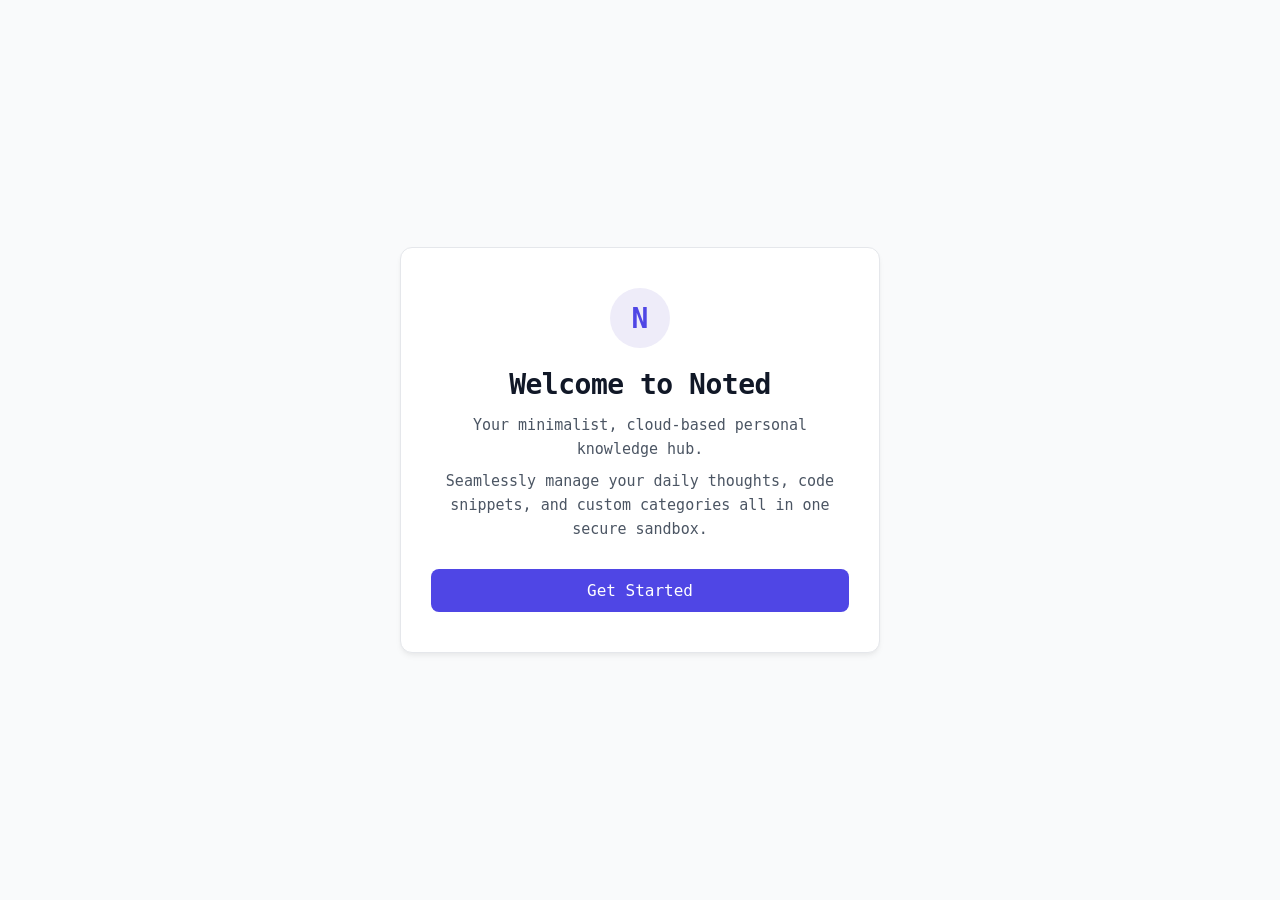
<file: src/main/resources/templates/index.html>
<!DOCTYPE html>
<html lang="en" xmlns:th="http://www.thymeleaf.org">
<head>
    <meta charset="UTF-8">
    <meta name="viewport" content="width=device-width, initial-scale=1.0">
    <meta name="_csrf" th:content="${_csrf.token}"/>
    <meta name="_csrf_header" th:content="${_csrf.headerName}"/>
    <title>Noted - Organize Your Thoughts</title>
    <link rel="preconnect" href="https://fonts.googleapis.com">
    <link rel="preconnect" href="https://fonts.gstatic.com" crossorigin>
    <link href="https://fonts.googleapis.com/css2?family=Inter:wght@400;500;600;700&display=swap" rel="stylesheet">

    <style>
        :root {
            --primary: #4f46e5;
            --primary-hover: #4338ca;
            --background: #f9fafb;
            --card-bg: #ffffff;
            --text-main: #111827;
            --text-muted: #4b5563;
            --border: #e5e7eb;
        }

        * {
            box-sizing: border-box;
            margin: 0;
            padding: 0;
        }

        body {
            font-family: 'monospace';
            background-color: var(--background);
            color: var(--text-main);
            display: flex;
            align-items: center;
            justify-content: center;
            min-height: 100vh;
            padding: 20px;
        }

        .welcome-container {
            background: var(--card-bg);
            border: 1px solid var(--border);
            border-radius: 12px;
            padding: 40px 30px;
            max-width: 480px;
            width: 100%;
            text-align: center;
            box-shadow: 0 4px 6px -1px rgba(0, 0, 0, 0.05), 0 2px 4px -1px rgba(0, 0, 0, 0.03);
        }

        .logo-icon {
            display: inline-flex;
            align-items: center;
            justify-content: center;
            background-color: #eeecf9;
            color: var(--primary);
            width: 60px;
            height: 60px;
            border-radius: 50%;
            margin-bottom: 20px;
            font-size: 28px;
            font-weight: bold;
        }

        h1 {
            font-size: 28px;
            font-weight: 700;
            color: var(--text-main);
            margin-bottom: 12px;
            letter-spacing: -0.5px;
        }

        p {
            color: var(--text-muted);
            font-size: 15px;
            line-height: 1.6;
            margin-bottom: 8px;
        }

        p.subtitle {
            margin-bottom: 28px;
        }

        .cta-button {
            display: block;
            width: 100%;
            padding: 12px 24px;
            background-color: var(--primary);
            color: white;
            font-weight: 500;
            font-size: 16px;
            text-decoration: none;
            border-radius: 8px;
            transition: background-color 0.15s ease, transform 0.1s ease;
        }

        .cta-button:hover {
            background-color: var(--primary-hover);
        }

        .cta-button:active {
            transform: scale(0.98);
        }
    </style>
</head>
<body>

<div class="welcome-container">
    <div class="logo-icon">N</div>

    <h1>Welcome to Noted</h1>
    <p>Your minimalist, cloud-based personal knowledge hub.</p>
    <p class="subtitle">Seamlessly manage your daily thoughts, code snippets, and custom categories all in one secure sandbox.</p>

    <a th:href="@{/login}" class="cta-button">Get Started</a>
</div>

</body>
</html>
</file>
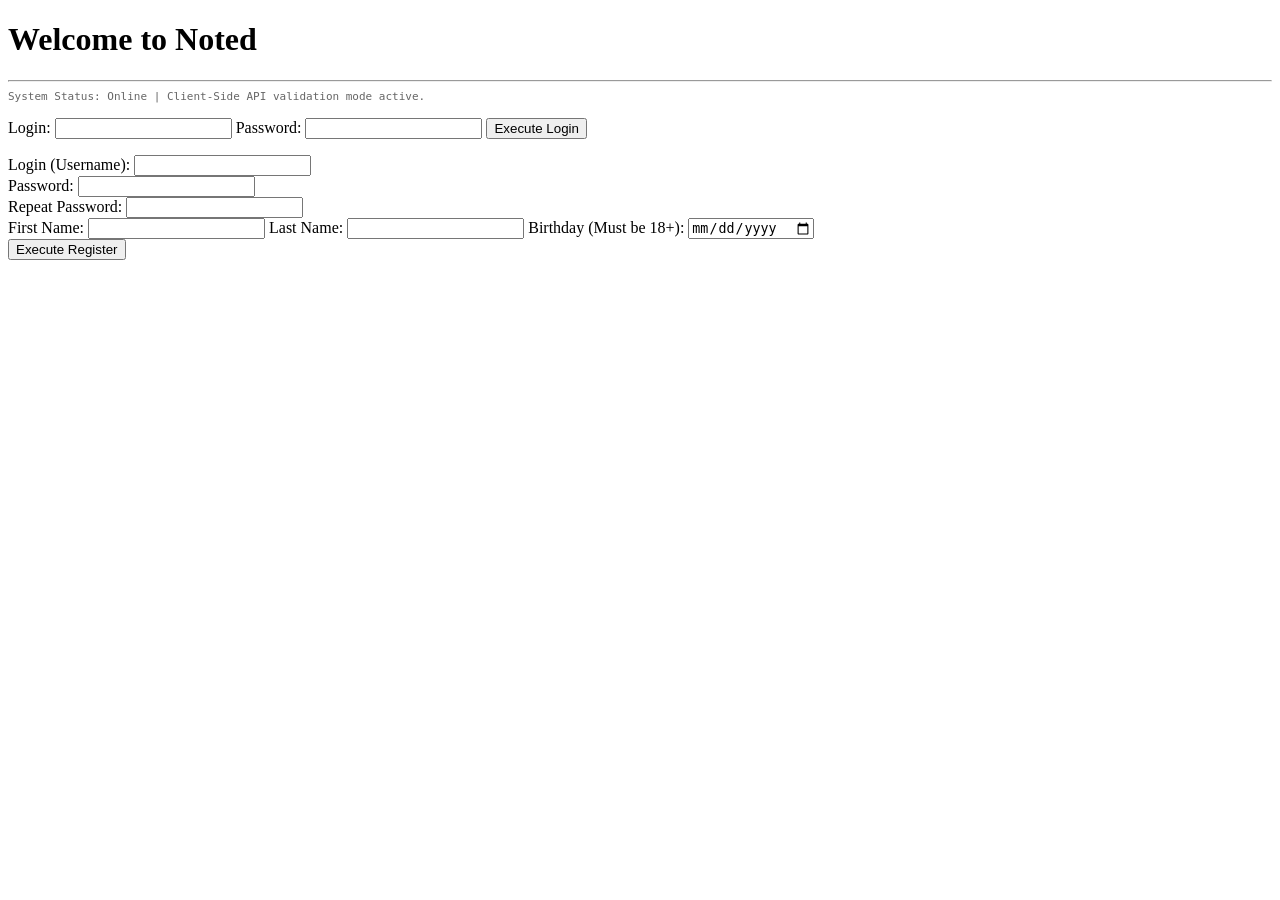
<file: src/main/resources/templates/login-register/login.html>
<!DOCTYPE html>
<html lang="en" xmlns:th="http://www.thymeleaf.org">
<head>
    <meta charset="UTF-8">
    <meta name="viewport" content="width=device-width, initial-scale=1.0">
    <meta name="_csrf" th:content="${_csrf.token}"/>
    <meta name="_csrf_header" th:content="${_csrf.headerName}"/>
    <title th:text="'Noted'">Noted - API Sandbox</title>

    <link rel="stylesheet" th:href="@{/login-register/login-style.css}">

    <script th:src="@{/login-register/login-script.js}" defer></script>
</head>
<body>

<h1 th:text="'Welcome to Noted'">Welcome to Noted</h1>
<hr>

<div class="system-banner" th:if="${true}">
    <p style="font-size: 11px; color: #666; font-family: monospace; margin: 0 0 15px 0;">
        System Status: Online | Client-Side API validation mode active.
    </p>
</div>

<div class="api-box">
    <form id="login-form">
        <label>Login:</label>
        <input type="text" id="login-username" required
               pattern="[a-z]{3,20}"
               title="Login must be between 3 and 20 lowercase letters only.">

        <label>Password:</label>
        <input type="password" id="login-password" required
               minlength="5"
               title="Password must be at least 5 characters long.">

        <button type="submit">Execute Login</button>
    </form>
    <p id="login-message" class="message"></p>
</div>

<div class="api-box">
    <form id="register-form">

        <label>Login (Username):</label>
        <input type="text" id="reg-username" required
               pattern="[a-z]{3,20}"
               title="3-20 characters, lowercase letters only.">
        <span id="error-login" class="validation-error-span" style="color:red; font-size:12px; display:block;"></span>

        <label>Password:</label>
        <input type="password" id="reg-password" required minlength="5">
        <span id="error-password" class="validation-error-span" style="color:red; font-size:12px; display:block;"></span>

        <label>Repeat Password:</label>
        <input type="password" id="reg-repeat-password" required minlength="5">
        <span id="error-repeat-password" class="validation-error-span" style="color:red; font-size:12px; display:block;"></span>

        <label>First Name:</label>
        <input type="text" id="reg-firstname" required
               pattern="[A-Z][a-zA-Z]{2,19}">

        <label>Last Name:</label>
        <input type="text" id="reg-lastname" required
               pattern="[A-Z][a-zA-Z]{2,49}">

        <label>Birthday (Must be 18+):</label>
        <input type="date" id="reg-birthday" required>
        <span id="error-birthday" class="validation-error-span" style="color:red; font-size:12px; display:block;"></span>

        <button type="submit">Execute Register</button>
    </form>
    <p id="register-message" class="message"></p>
</div>

</body>
</html>
</file>
